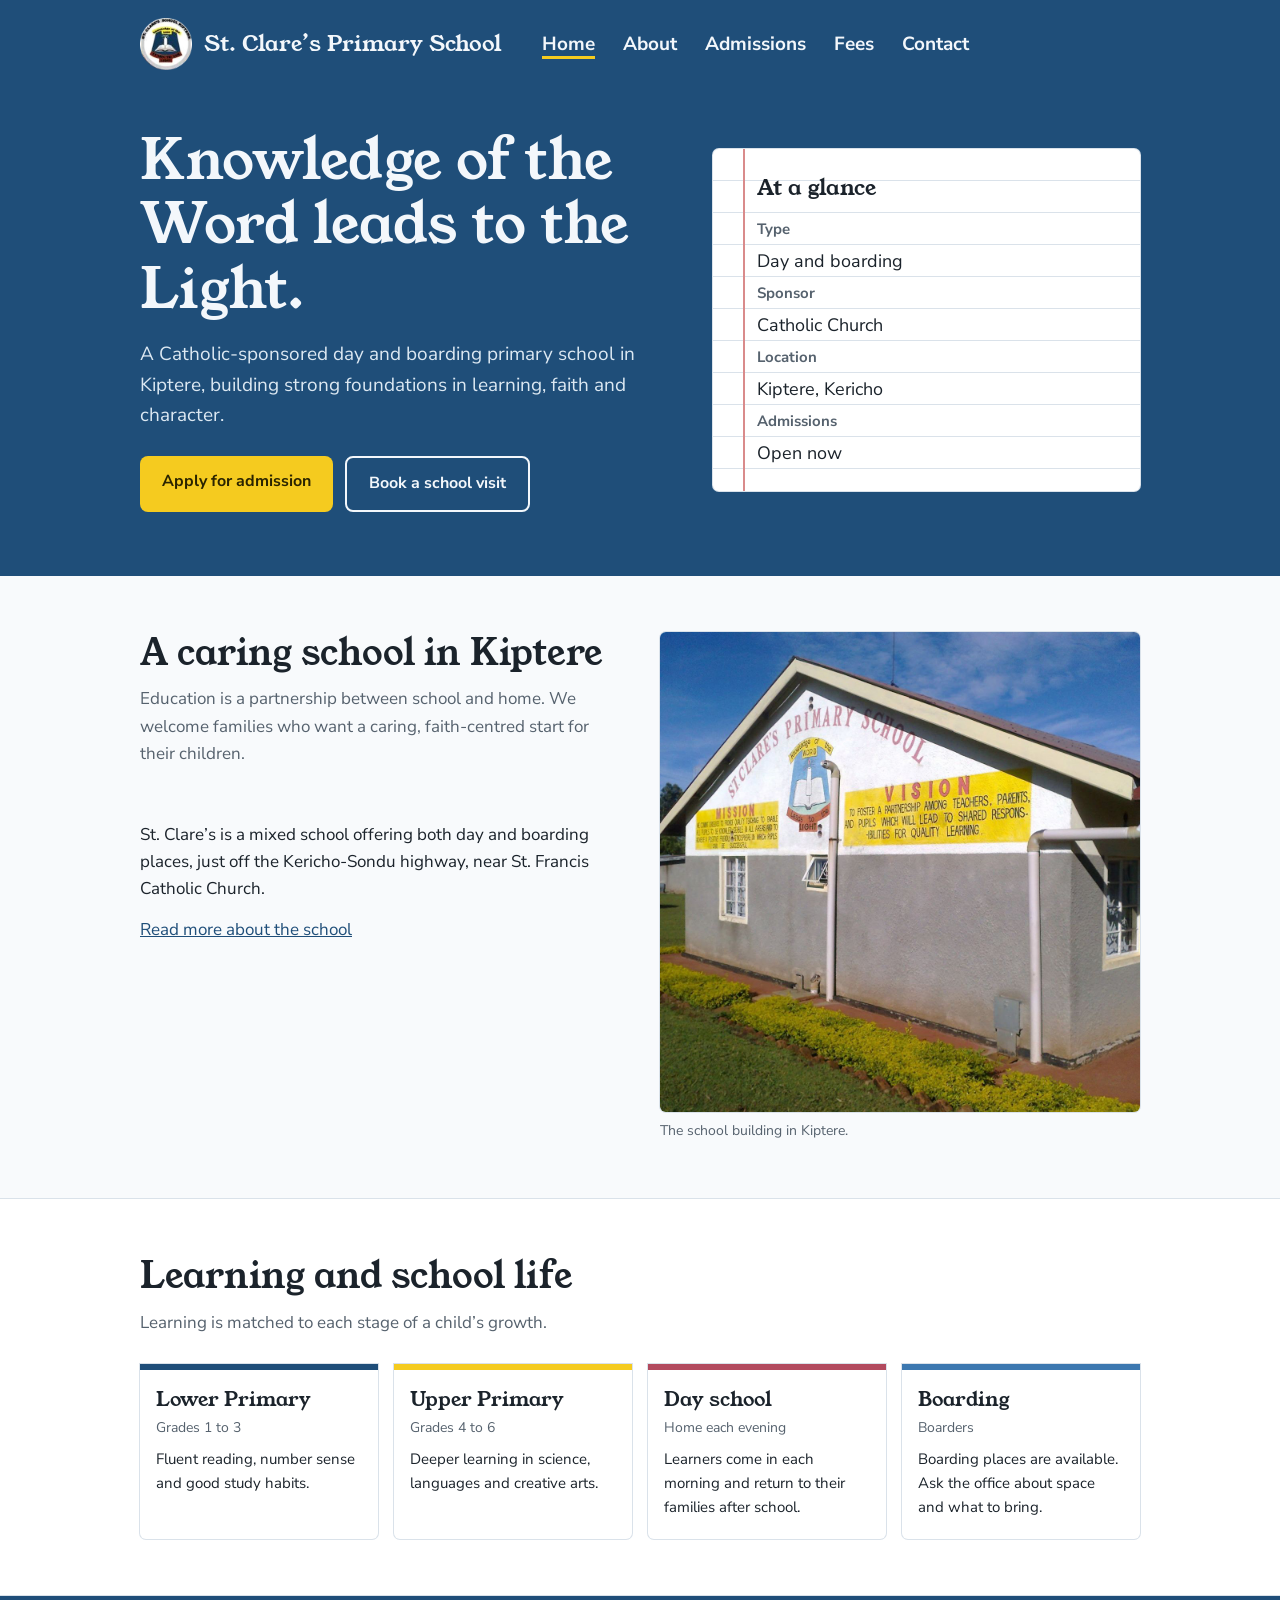
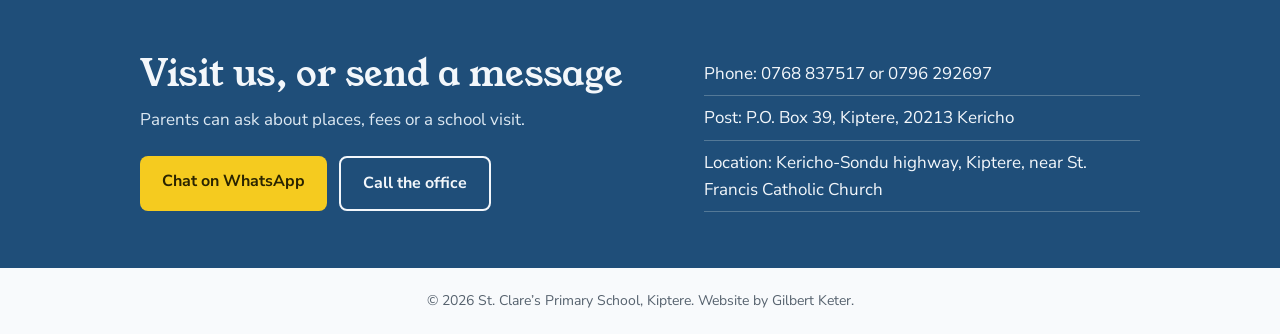
<file: index.html>
<!DOCTYPE html>
<html lang="en">
<head>
<meta charset="utf-8">
<meta name="viewport" content="width=device-width, initial-scale=1, viewport-fit=cover">
<title>St. Clare’s Primary School, Kiptere</title>
<meta name="description" content="St. Clare’s Primary School, Kiptere, Kericho County. A Catholic-sponsored day and boarding primary school.">
<link rel="preconnect" href="https://fonts.googleapis.com">
<link rel="preconnect" href="https://fonts.gstatic.com" crossorigin>
<link href="https://fonts.googleapis.com/css2?family=Nunito+Sans:wght@400;600;700&family=Young+Serif&display=swap" rel="stylesheet">
<link rel="stylesheet" href="css/style.css">
<link rel="icon" href="favicon.png?v=2">
<link rel="apple-touch-icon" href="images/apple-touch-icon.png">
</head>
<body>
  
<header class="top">
  <div class="wrap">
    <div class="bar">
      <a class="brand" href="index.html"><img src="images/logo.png" alt="" width="52" height="52">St. Clare’s Primary School</a>
      <nav aria-label="Main">
        <a href="index.html" aria-current="page">Home</a>
        <a href="about.html">About</a>
        <a href="admissions.html">Admissions</a>
        <a href="fees.html">Fees</a>
        <a href="contact.html">Contact</a>
      </nav>
    </div>
    <div class="hero">
      <div>
        <h1>Knowledge of the Word leads to the Light.</h1>
        <p class="lead">A Catholic-sponsored day and boarding primary school in Kiptere, building strong foundations in learning, faith and character.</p>
        <div class="btns">
          <a class="btn sun" href="admissions.html">Apply for admission</a>
          <a class="btn ghost" href="contact.html">Book a school visit</a>
        </div>
      </div>
      <aside class="book" aria-label="Quick facts">
        <h2>At a glance</h2>
        <dl>
          <dt>Type</dt><dd>Day and boarding</dd>
          <dt>Sponsor</dt><dd>Catholic Church</dd>
          <dt>Location</dt><dd>Kiptere, Kericho</dd>
          <dt>Admissions</dt><dd>Open now</dd>
        </dl>
      </aside>
    </div>
  </div>
</header>
<main>
  <section>
    <div class="wrap about">
      <div>
        <h2>A caring school in Kiptere</h2>
        <p class="intro">Education is a partnership between school and home. We welcome families who want a caring, faith-centred start for their children.</p>
      </div>
      <div>
        <p>St. Clare’s is a mixed school offering both day and boarding places, just off the Kericho-Sondu highway, near St. Francis Catholic Church.</p>
        <p class="more"><a href="about.html">Read more about the school</a></p>
      </div>
      <figure class="photo"><img src="images/school-building.jpg" alt="St. Clare’s Primary School building with the school name, mission and vision painted on the wall"><figcaption>The school building in Kiptere.</figcaption></figure>
    </div>
  </section>

  <section class="alt">
    <div class="wrap">
      <h2>Learning and school life</h2>
      <p class="intro">Learning is matched to each stage of a child’s growth.</p>
      <div class="stages">
        <div class="stage"><h3>Lower Primary</h3><div class="age">Grades 1 to 3</div><p>Fluent reading, number sense and good study habits.</p></div>
        <div class="stage"><h3>Upper Primary</h3><div class="age">Grades 4 to 6</div><p>Deeper learning in science, languages and creative arts.</p></div>
        <div class="stage"><h3>Day school</h3><div class="age">Home each evening</div><p>Learners come in each morning and return to their families after school.</p></div>
        <div class="stage"><h3>Boarding</h3><div class="age">Boarders</div><p>Boarding places are available. Ask the office about space and what to bring.</p></div>
      </div>
    </div>
  </section>

  <section class="contact">
    <div class="wrap grid">
      <div>
        <h2>Visit us, or send a message</h2>
        <p>Parents can ask about places, fees or a school visit.</p>
        <div class="btns" style="margin-top:22px">
          <a class="btn sun" href="https://wa.me/254768837517">Chat on WhatsApp</a>
          <a class="btn ghost" href="tel:+254768837517">Call the office</a>
        </div>
      </div>
      <ul>
        <li>Phone: 0768 837517 or 0796 292697</li>
        <li>Post: P.O. Box 39, Kiptere, 20213 Kericho</li>
        <li>Location: Kericho-Sondu highway, Kiptere, near St. Francis Catholic Church</li>
      </ul>
    </div>
  </section>
</main>
<footer>
  <div class="wrap">© 2026 St. Clare’s Primary School, Kiptere. Website by Gilbert Keter.</div>
</footer>
<div class="callbar"><a href="tel:+254768837517">Call</a><a href="https://wa.me/254768837517">WhatsApp</a></div>
</body>
</html>
</file>
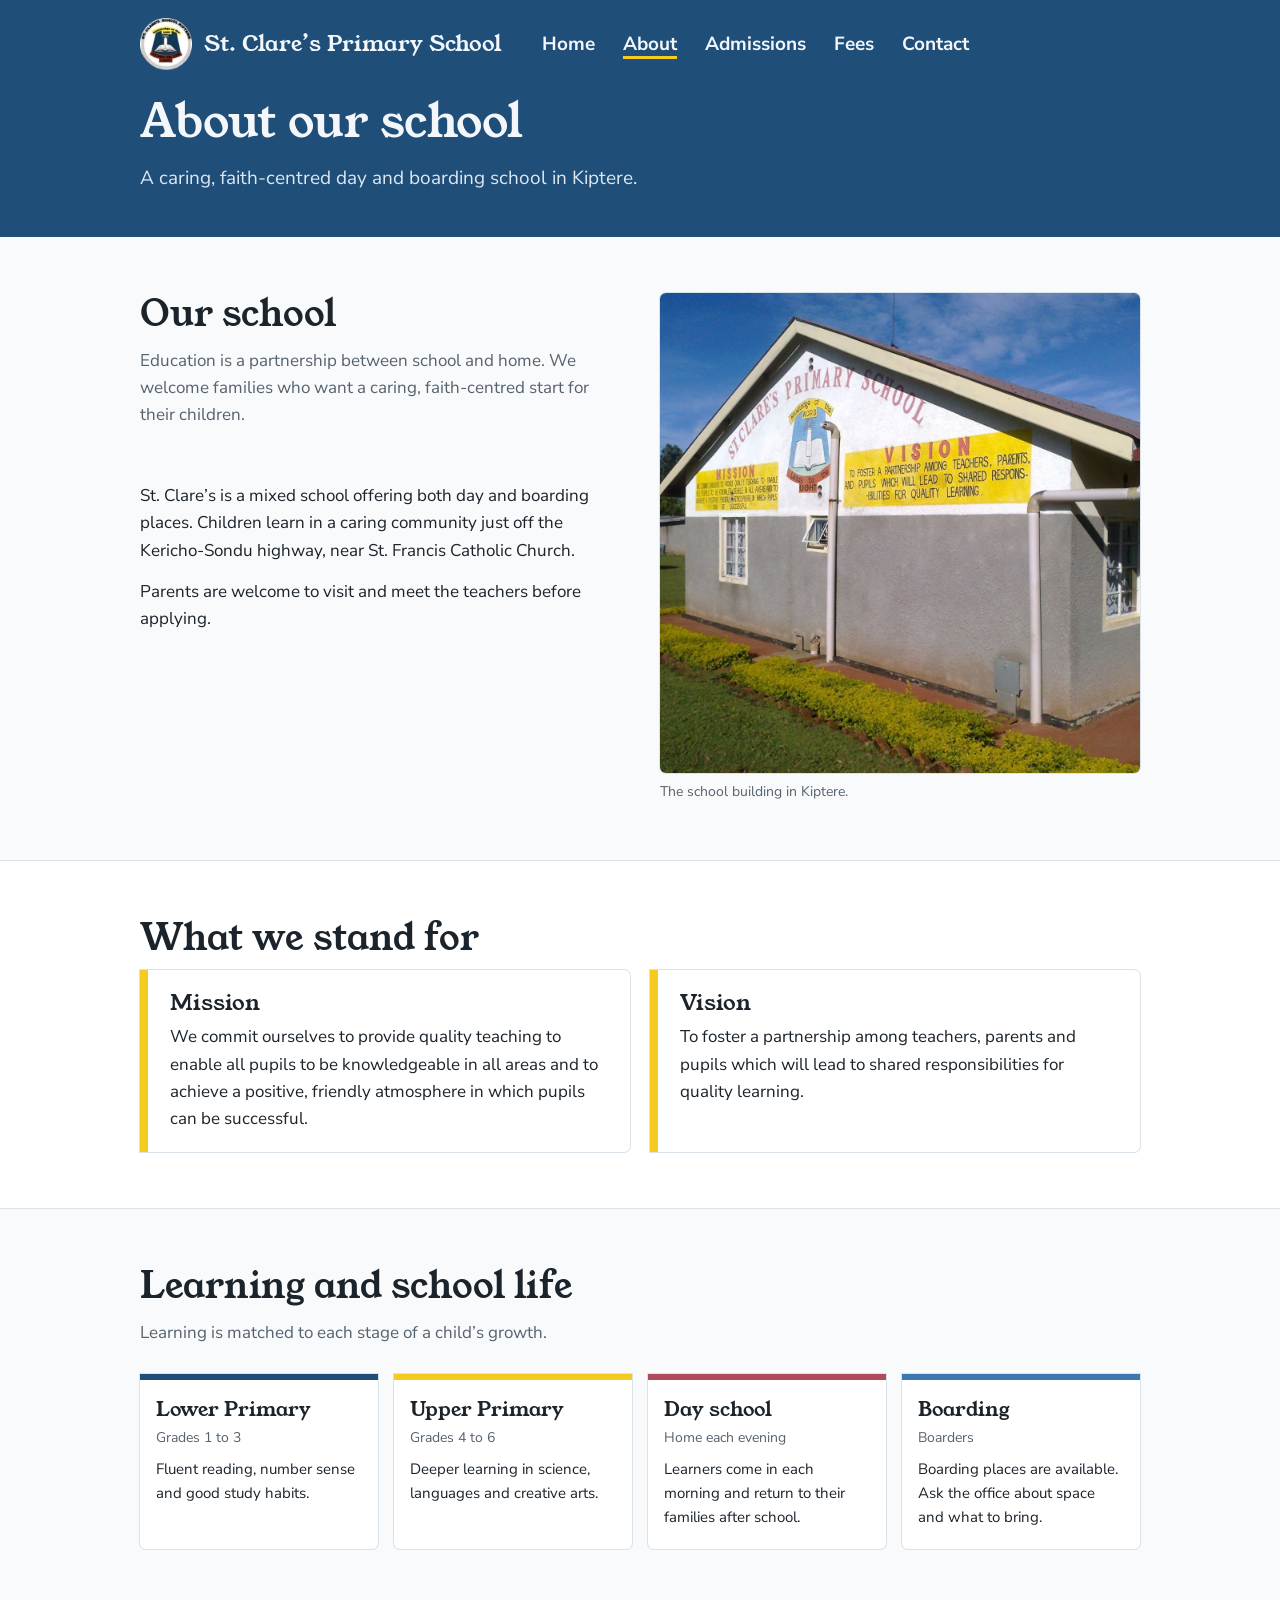
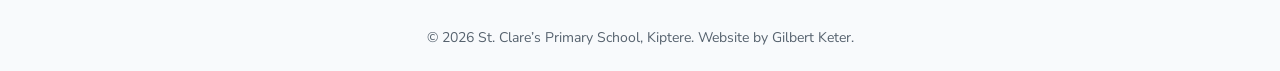
<file: about.html>
<!DOCTYPE html>
<html lang="en">
<head>
<meta charset="utf-8">
<meta name="viewport" content="width=device-width, initial-scale=1, viewport-fit=cover">
<title>About | St. Clare’s Primary School</title>
<meta name="description" content="St. Clare’s Primary School, Kiptere, Kericho County. A Catholic-sponsored day and boarding primary school.">
<link rel="preconnect" href="https://fonts.googleapis.com">
<link rel="preconnect" href="https://fonts.gstatic.com" crossorigin>
<link href="https://fonts.googleapis.com/css2?family=Nunito+Sans:wght@400;600;700&family=Young+Serif&display=swap" rel="stylesheet">
<link rel="stylesheet" href="css/style.css">
<link rel="icon" href="favicon.png?v=2">
<link rel="apple-touch-icon" href="images/apple-touch-icon.png">
</head>
<body>
  
<header class="top">
  <div class="wrap">
    <div class="bar">
      <a class="brand" href="index.html"><img src="images/logo.png" alt="" width="52" height="52">St. Clare’s Primary School</a>
      <nav aria-label="Main">
        <a href="index.html">Home</a>
        <a href="about.html" aria-current="page">About</a>
        <a href="admissions.html">Admissions</a>
        <a href="fees.html">Fees</a>
        <a href="contact.html">Contact</a>
      </nav>
    </div>
    <div class="page-head"><h1>About our school</h1><p class="lead">A caring, faith-centred day and boarding school in Kiptere.</p></div>
  </div>
</header>
<main>
  <section>
    <div class="wrap about">
      <div>
        <h2>Our school</h2>
        <p class="intro">Education is a partnership between school and home. We welcome families who want a caring, faith-centred start for their children.</p>
      </div>
      <div>
        <p>St. Clare’s is a mixed school offering both day and boarding places. Children learn in a caring community just off the Kericho-Sondu highway, near St. Francis Catholic Church.</p>
        <p>Parents are welcome to visit and meet the teachers before applying.</p>
      </div>
      <figure class="photo"><img src="images/school-building.jpg" alt="St. Clare’s Primary School building with the school name, mission and vision painted on the wall"><figcaption>The school building in Kiptere.</figcaption></figure>
    </div>
  </section>

  <section class="alt">
    <div class="wrap">
      <h2>What we stand for</h2>
      <div class="mv">
        <div class="mv-card"><h3>Mission</h3><p>We commit ourselves to provide quality teaching to enable all pupils to be knowledgeable in all areas and to achieve a positive, friendly atmosphere in which pupils can be successful.</p></div>
        <div class="mv-card"><h3>Vision</h3><p>To foster a partnership among teachers, parents and pupils which will lead to shared responsibilities for quality learning.</p></div>
      </div>
    </div>
  </section>

  <section>
    <div class="wrap">
      <h2>Learning and school life</h2>
      <p class="intro">Learning is matched to each stage of a child’s growth.</p>
      <div class="stages">
        <div class="stage"><h3>Lower Primary</h3><div class="age">Grades 1 to 3</div><p>Fluent reading, number sense and good study habits.</p></div>
        <div class="stage"><h3>Upper Primary</h3><div class="age">Grades 4 to 6</div><p>Deeper learning in science, languages and creative arts.</p></div>
        <div class="stage"><h3>Day school</h3><div class="age">Home each evening</div><p>Learners come in each morning and return to their families after school.</p></div>
        <div class="stage"><h3>Boarding</h3><div class="age">Boarders</div><p>Boarding places are available. Ask the office about space and what to bring.</p></div>
      </div>
    </div>
  </section>
</main>
<footer>
  <div class="wrap">© 2026 St. Clare’s Primary School, Kiptere. Website by Gilbert Keter.</div>
</footer>
<div class="callbar"><a href="tel:+254768837517">Call</a><a href="https://wa.me/254768837517">WhatsApp</a></div>
</body>
</html>
</file>
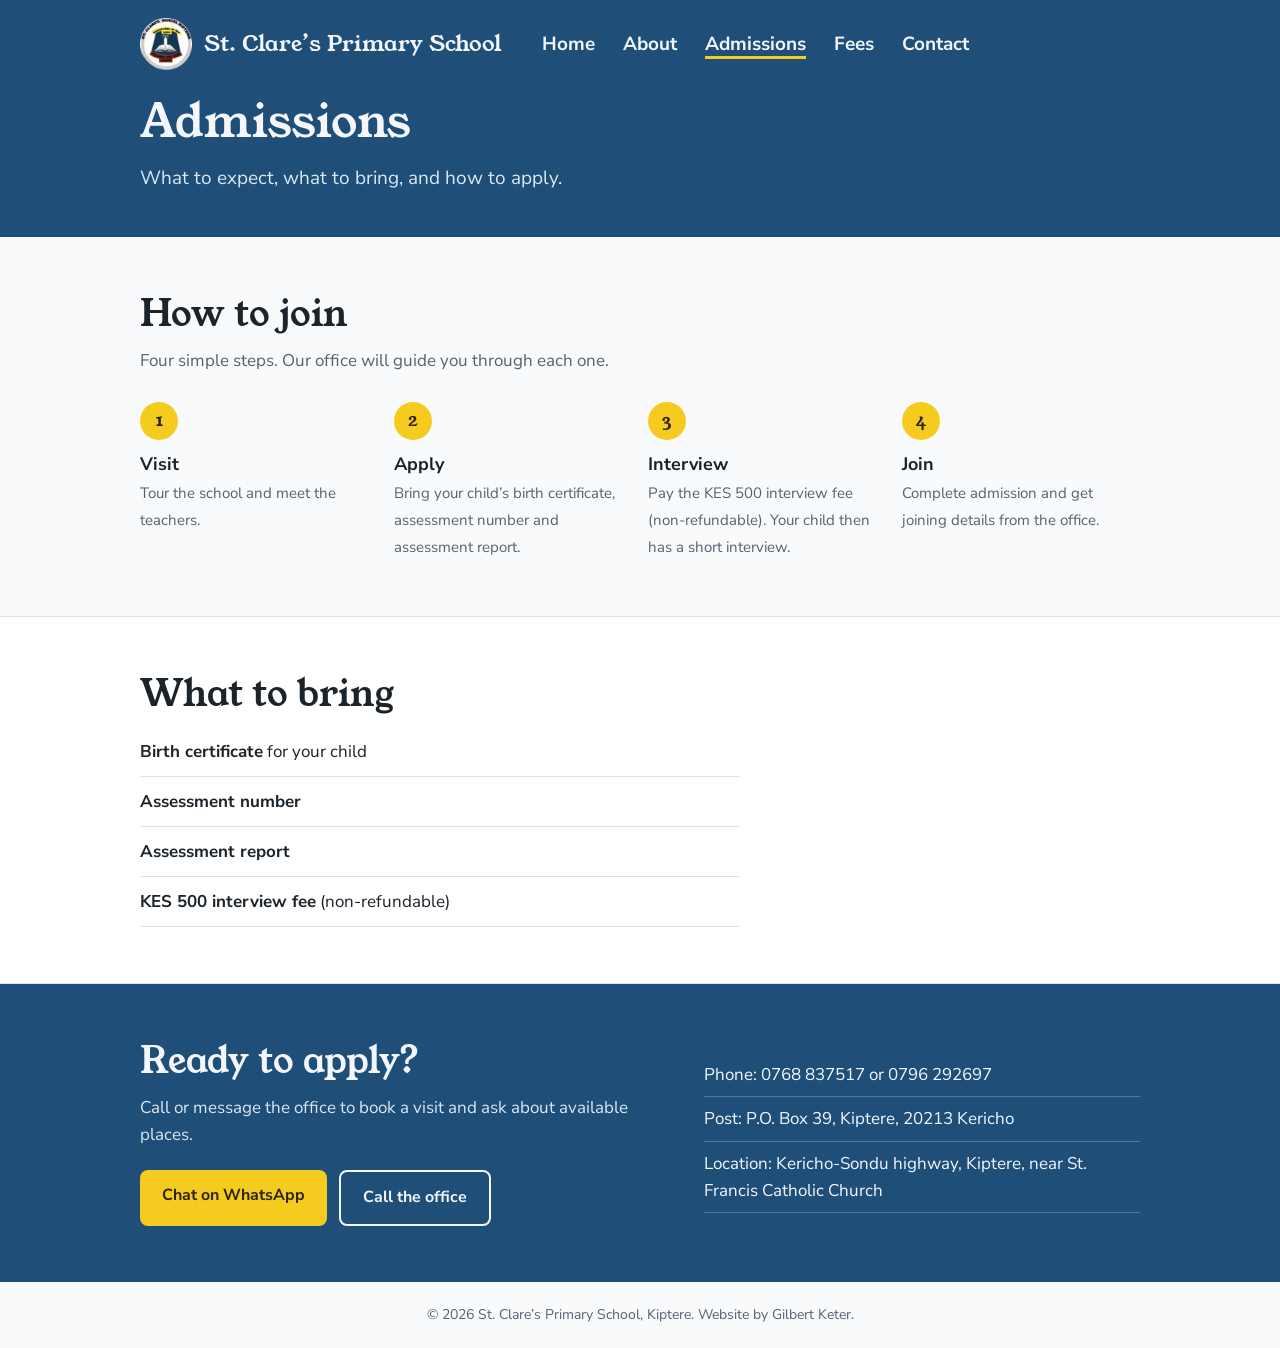
<file: admissions.html>
<!DOCTYPE html>
<html lang="en">
<head>
<meta charset="utf-8">
<meta name="viewport" content="width=device-width, initial-scale=1, viewport-fit=cover">
<title>Admissions | St. Clare’s Primary School</title>
<meta name="description" content="St. Clare’s Primary School, Kiptere, Kericho County. A Catholic-sponsored day and boarding primary school.">
<link rel="preconnect" href="https://fonts.googleapis.com">
<link rel="preconnect" href="https://fonts.gstatic.com" crossorigin>
<link href="https://fonts.googleapis.com/css2?family=Nunito+Sans:wght@400;600;700&family=Young+Serif&display=swap" rel="stylesheet">
<link rel="stylesheet" href="css/style.css">
<link rel="icon" href="favicon.png?v=2">
<link rel="apple-touch-icon" href="images/apple-touch-icon.png">
</head>
<body>
  
<header class="top">
  <div class="wrap">
    <div class="bar">
      <a class="brand" href="index.html"><img src="images/logo.png" alt="" width="52" height="52">St. Clare’s Primary School</a>
      <nav aria-label="Main">
        <a href="index.html">Home</a>
        <a href="about.html">About</a>
        <a href="admissions.html" aria-current="page">Admissions</a>
        <a href="fees.html">Fees</a>
        <a href="contact.html">Contact</a>
      </nav>
    </div>
    <div class="page-head"><h1>Admissions</h1><p class="lead">What to expect, what to bring, and how to apply.</p></div>
  </div>
</header>
<main>
  <section>
    <div class="wrap">
      <h2>How to join</h2>
      <p class="intro">Four simple steps. Our office will guide you through each one.</p>
      <ol class="steps">
        <li><b>Visit</b><span>Tour the school and meet the teachers.</span></li>
        <li><b>Apply</b><span>Bring your child’s birth certificate, assessment number and assessment report.</span></li>
        <li><b>Interview</b><span>Pay the KES 500 interview fee (non-refundable). Your child then has a short interview.</span></li>
        <li><b>Join</b><span>Complete admission and get joining details from the office.</span></li>
      </ol>
    </div>
  </section>

  <section class="alt">
    <div class="wrap">
      <h2>What to bring</h2>
      <ul class="checks">
        <li><b>Birth certificate</b> for your child</li>
        <li><b>Assessment number</b></li>
        <li><b>Assessment report</b></li>
        <li><b>KES 500 interview fee</b> (non-refundable)</li>
      </ul>
    </div>
  </section>

  <section class="contact">
    <div class="wrap grid">
      <div>
        <h2>Ready to apply?</h2>
        <p>Call or message the office to book a visit and ask about available places.</p>
        <div class="btns" style="margin-top:22px">
          <a class="btn sun" href="https://wa.me/254768837517">Chat on WhatsApp</a>
          <a class="btn ghost" href="tel:+254768837517">Call the office</a>
        </div>
      </div>
      <ul>
        <li>Phone: 0768 837517 or 0796 292697</li>
        <li>Post: P.O. Box 39, Kiptere, 20213 Kericho</li>
        <li>Location: Kericho-Sondu highway, Kiptere, near St. Francis Catholic Church</li>
      </ul>
    </div>
  </section>
</main>
<footer>
  <div class="wrap">© 2026 St. Clare’s Primary School, Kiptere. Website by Gilbert Keter.</div>
</footer>
<div class="callbar"><a href="tel:+254768837517">Call</a><a href="https://wa.me/254768837517">WhatsApp</a></div>
</body>
</html>
</file>
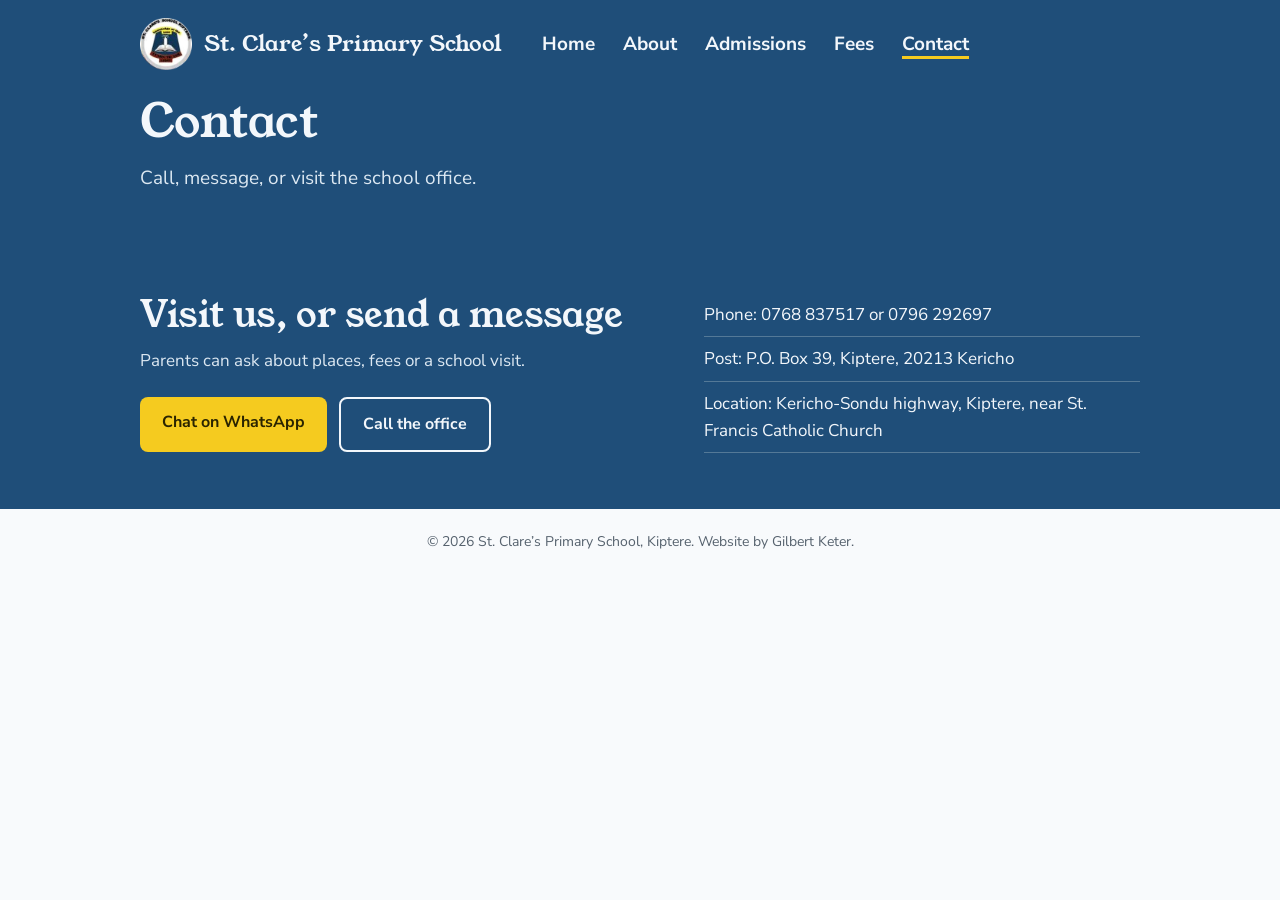
<file: contact.html>
<!DOCTYPE html>
<html lang="en">
<head>
<meta charset="utf-8">
<meta name="viewport" content="width=device-width, initial-scale=1, viewport-fit=cover">
<title>Contact | St. Clare’s Primary School</title>
<meta name="description" content="St. Clare’s Primary School, Kiptere, Kericho County. A Catholic-sponsored day and boarding primary school.">
<link rel="preconnect" href="https://fonts.googleapis.com">
<link rel="preconnect" href="https://fonts.gstatic.com" crossorigin>
<link href="https://fonts.googleapis.com/css2?family=Nunito+Sans:wght@400;600;700&family=Young+Serif&display=swap" rel="stylesheet">
<link rel="stylesheet" href="css/style.css">
<link rel="icon" href="favicon.png?v=2">
<link rel="apple-touch-icon" href="images/apple-touch-icon.png">
</head>
<body>
  
<header class="top">
  <div class="wrap">
    <div class="bar">
      <a class="brand" href="index.html"><img src="images/logo.png" alt="" width="52" height="52">St. Clare’s Primary School</a>
      <nav aria-label="Main">
        <a href="index.html">Home</a>
        <a href="about.html">About</a>
        <a href="admissions.html">Admissions</a>
        <a href="fees.html">Fees</a>
        <a href="contact.html" aria-current="page">Contact</a>
      </nav>
    </div>
    <div class="page-head"><h1>Contact</h1><p class="lead">Call, message, or visit the school office.</p></div>
  </div>
</header>
<main>
<section class="contact">
    <div class="wrap grid">
      <div>
        <h2>Visit us, or send a message</h2>
        <p>Parents can ask about places, fees or a school visit.</p>
        <div class="btns" style="margin-top:22px">
          <a class="btn sun" href="https://wa.me/254768837517">Chat on WhatsApp</a>
          <a class="btn ghost" href="tel:+254768837517">Call the office</a>
        </div>
      </div>
      <ul>
        <li>Phone: 0768 837517 or 0796 292697</li>
        <li>Post: P.O. Box 39, Kiptere, 20213 Kericho</li>
        <li>Location: Kericho-Sondu highway, Kiptere, near St. Francis Catholic Church</li>
      </ul>
    </div>
  </section>
</main>
<footer>
  <div class="wrap">© 2026 St. Clare’s Primary School, Kiptere. Website by Gilbert Keter.</div>
</footer>
<div class="callbar"><a href="tel:+254768837517">Call</a><a href="https://wa.me/254768837517">WhatsApp</a></div>
</body>
</html>
</file>
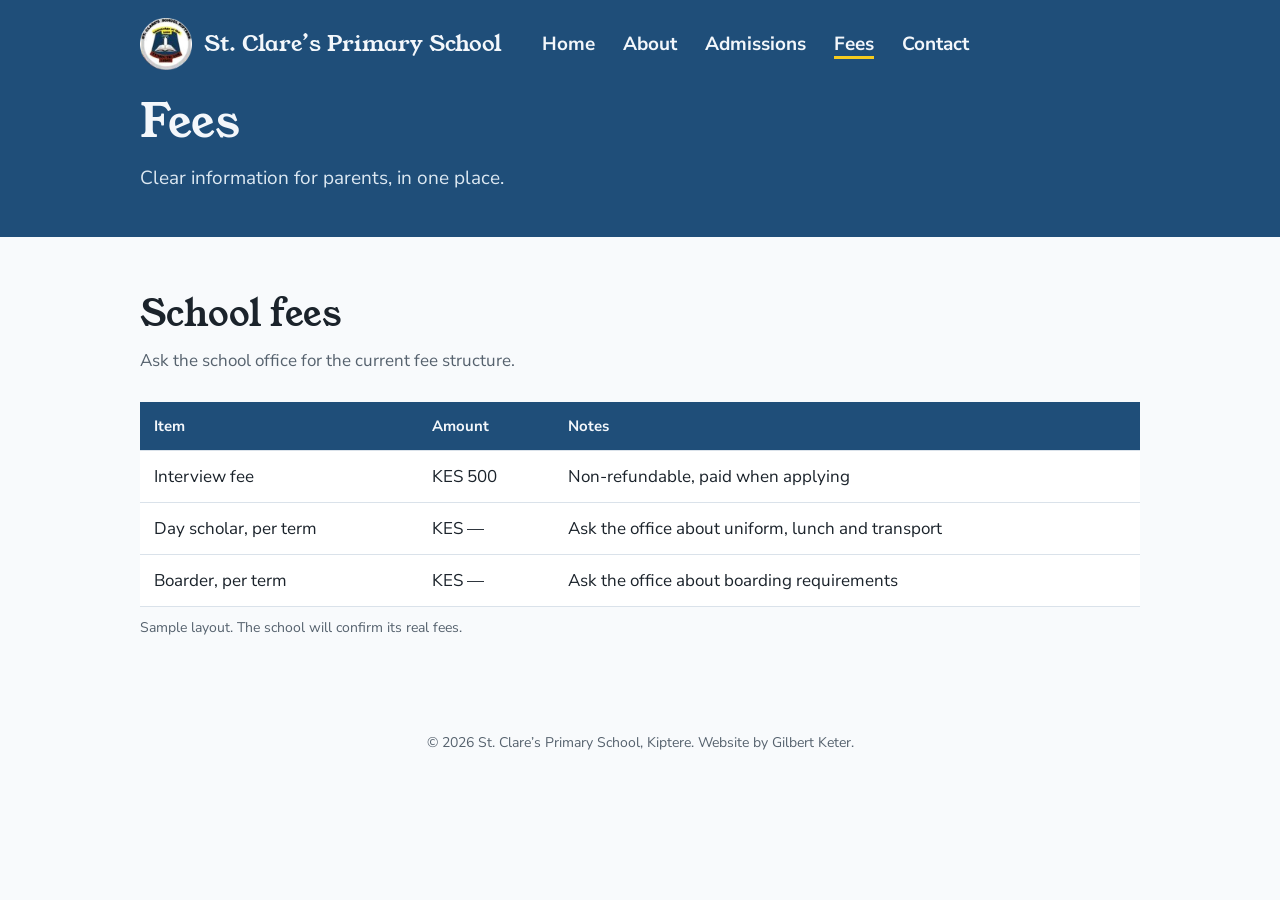
<file: fees.html>
<!DOCTYPE html>
<html lang="en">
<head>
<meta charset="utf-8">
<meta name="viewport" content="width=device-width, initial-scale=1, viewport-fit=cover">
<title>Fees | St. Clare’s Primary School</title>
<meta name="description" content="St. Clare’s Primary School, Kiptere, Kericho County. A Catholic-sponsored day and boarding primary school.">
<link rel="preconnect" href="https://fonts.googleapis.com">
<link rel="preconnect" href="https://fonts.gstatic.com" crossorigin>
<link href="https://fonts.googleapis.com/css2?family=Nunito+Sans:wght@400;600;700&family=Young+Serif&display=swap" rel="stylesheet">
<link rel="stylesheet" href="css/style.css">
<link rel="icon" href="favicon.png?v=2">
<link rel="apple-touch-icon" href="images/apple-touch-icon.png">
</head>
<body>
  
<header class="top">
  <div class="wrap">
    <div class="bar">
      <a class="brand" href="index.html"><img src="images/logo.png" alt="" width="52" height="52">St. Clare’s Primary School</a>
      <nav aria-label="Main">
        <a href="index.html">Home</a>
        <a href="about.html">About</a>
        <a href="admissions.html">Admissions</a>
        <a href="fees.html" aria-current="page">Fees</a>
        <a href="contact.html">Contact</a>
      </nav>
    </div>
    <div class="page-head"><h1>Fees</h1><p class="lead">Clear information for parents, in one place.</p></div>
  </div>
</header>
<main>
  <section>
    <div class="wrap">
      <h2>School fees</h2>
      <p class="intro">Ask the school office for the current fee structure.</p>
      <div class="tbl">
        <table>
          <thead><tr><th>Item</th><th>Amount</th><th>Notes</th></tr></thead>
          <tbody>
            <tr><td>Interview fee</td><td>KES 500</td><td>Non-refundable, paid when applying</td></tr>
            <tr><td>Day scholar, per term</td><td>KES —</td><td>Ask the office about uniform, lunch and transport</td></tr>
            <tr><td>Boarder, per term</td><td>KES —</td><td>Ask the office about boarding requirements</td></tr>
          </tbody>
        </table>
      </div>
      <p class="note">Sample layout. The school will confirm its real fees.</p>
    </div>
  </section>
</main>
<footer>
  <div class="wrap">© 2026 St. Clare’s Primary School, Kiptere. Website by Gilbert Keter.</div>
</footer>
<div class="callbar"><a href="tel:+254768837517">Call</a><a href="https://wa.me/254768837517">WhatsApp</a></div>
</body>
</html>
</file>
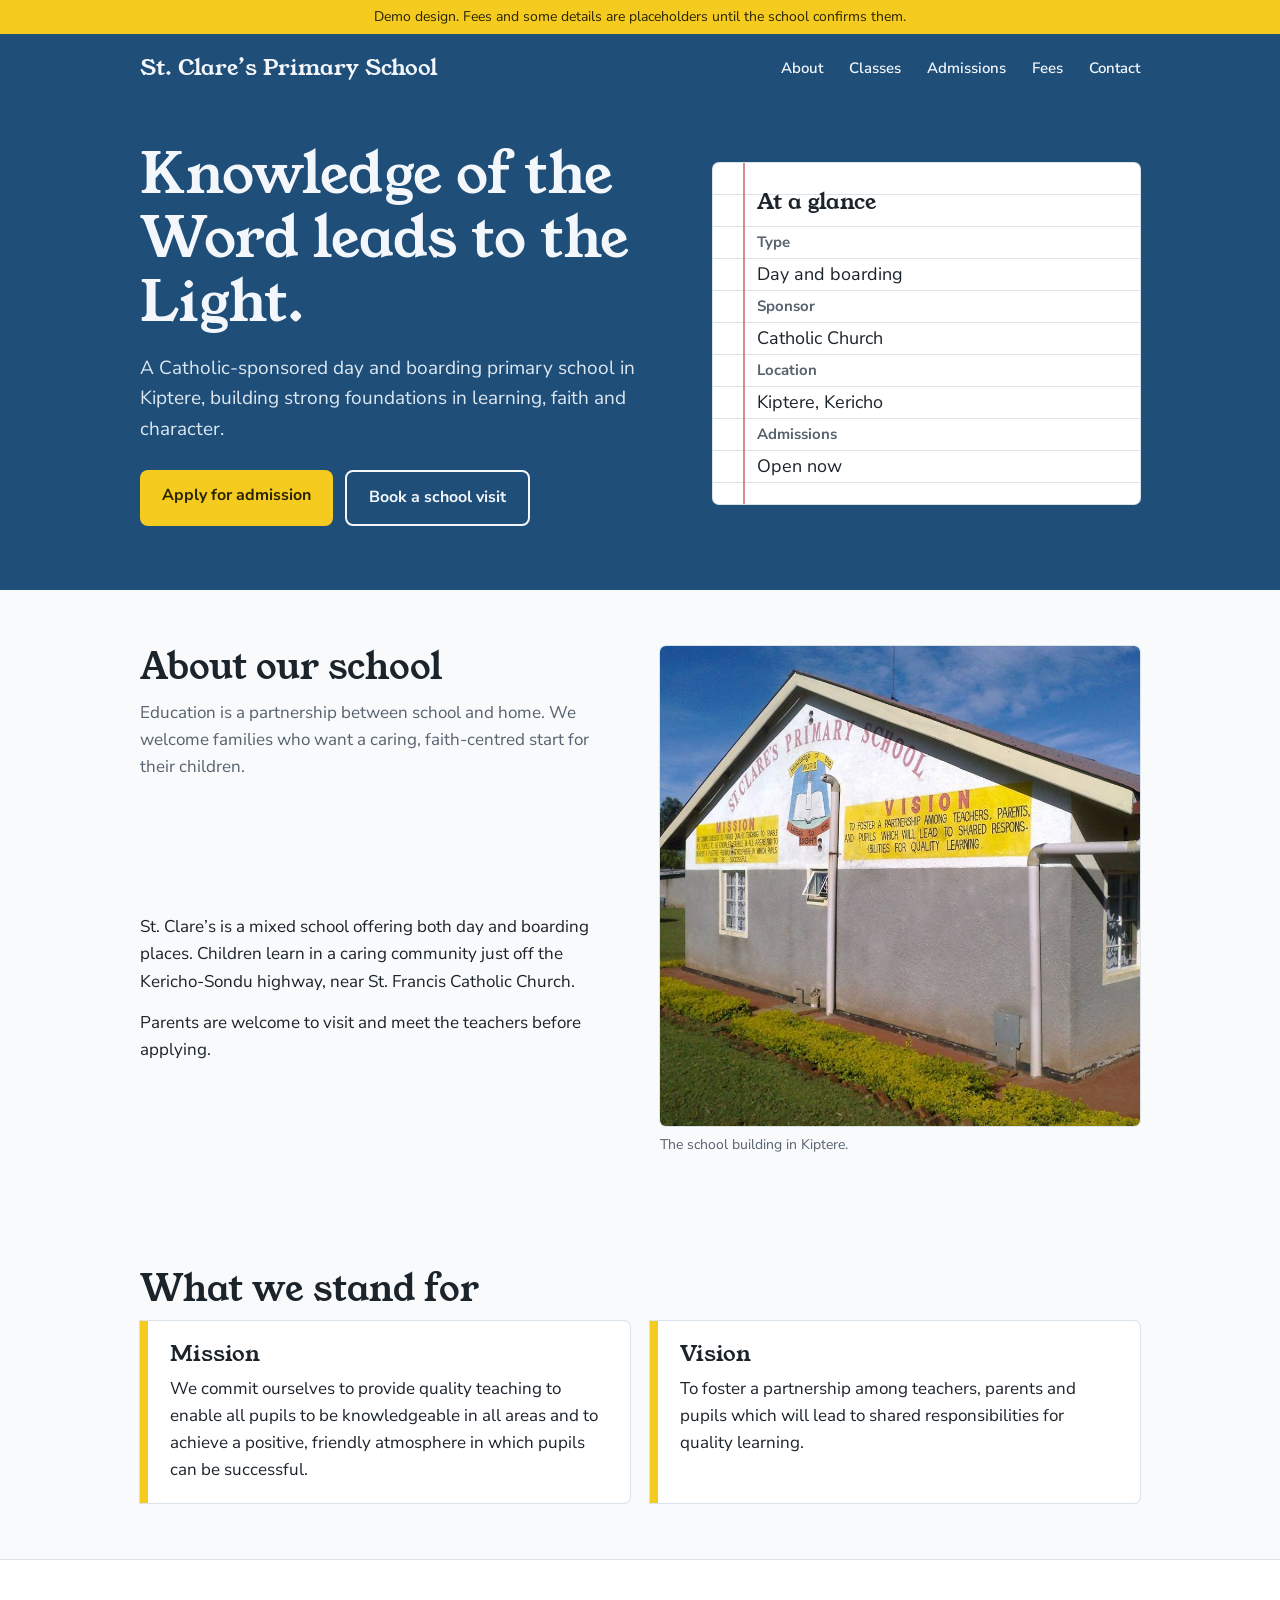
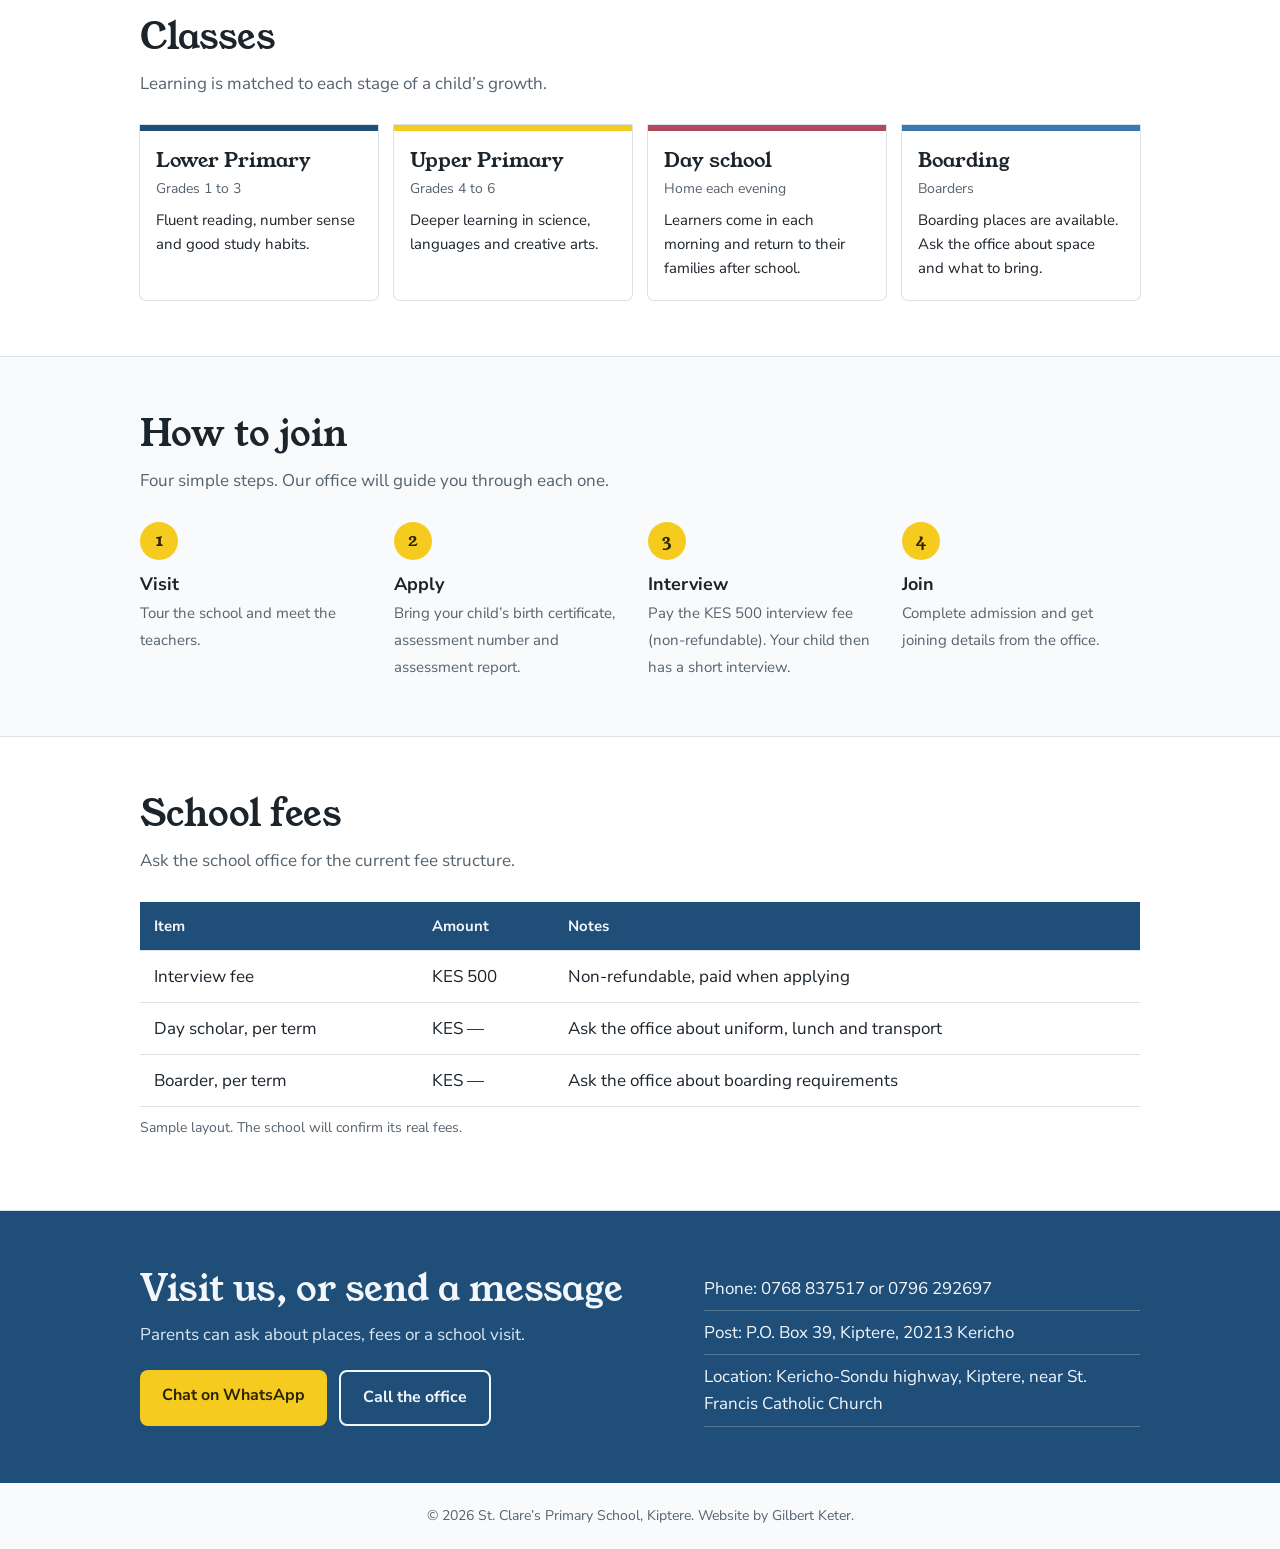
<file: index (1).html>
<!DOCTYPE html>
<html lang="en">
<head>
<meta charset="utf-8">
<meta name="viewport" content="width=device-width, initial-scale=1, viewport-fit=cover">
<title>St. Clare’s Primary School, Kiptere</title>
<link rel="preconnect" href="https://fonts.googleapis.com">
<link rel="preconnect" href="https://fonts.gstatic.com" crossorigin>
<link href="https://fonts.googleapis.com/css2?family=Nunito+Sans:wght@400;600;700&family=Young+Serif&display=swap" rel="stylesheet">
<style>
:root{
  --bg:#F8FAFC; --card:#FFFFFF; --ink:#1B232B; --muted:#56626E; --line:#DAE2EA;
  --board:#1F4E79; --board-ink:#F3F7FB; --sun:#F5CB1F; --sun-ink:#2A2400; --link:#1F4E79;
  box-sizing:border-box;
  padding-top:env(safe-area-inset-top,0px); padding-bottom:env(safe-area-inset-bottom,0px);
  color-scheme:light;
}
@media (prefers-color-scheme:dark){
  :root:not([data-theme="light"]){--bg:#0F1620; --card:#172230; --ink:#E8EEF5; --muted:#A6B3C2; --line:#2B3A4B; --board:#163A5A; --link:#8EC1EA; color-scheme:dark}
}
:root[data-theme="dark"]{--bg:#0F1620; --card:#172230; --ink:#E8EEF5; --muted:#A6B3C2; --line:#2B3A4B; --board:#163A5A; --link:#8EC1EA; color-scheme:dark}
html{scroll-padding-top:env(safe-area-inset-top,0px);scroll-behavior:smooth}
*,*::before,*::after{box-sizing:border-box}
body{margin:0;background:var(--bg);color:var(--ink);font:17px/1.6 "Nunito Sans",system-ui,-apple-system,"Segoe UI",sans-serif}
h1,h2,h3{font-family:"Young Serif",Georgia,serif;font-weight:400;line-height:1.15;margin:0}
a{color:var(--link)}
.wrap{max-width:1040px;margin:0 auto;padding:0 20px}
.demo{background:var(--sun);color:var(--sun-ink);font-size:14px;text-align:center;padding:6px 12px}
header.top{background:var(--board);color:var(--board-ink)}
.bar{display:flex;align-items:center;justify-content:space-between;gap:16px;padding:16px 0}
.brand{font-family:"Young Serif",Georgia,serif;font-size:22px;color:var(--board-ink);text-decoration:none}
nav a{color:var(--board-ink);text-decoration:none;margin-left:22px;font-weight:600;font-size:15px}
nav a:hover{text-decoration:underline}
.hero{display:grid;grid-template-columns:1.25fr 1fr;gap:40px;align-items:center;padding:40px 0 64px}
.hero h1{font-size:clamp(34px,5.4vw,56px);max-width:15ch}
.hero p.lead{font-size:19px;max-width:46ch;margin:18px 0 26px;color:#DCE8F2}
.btns{display:flex;flex-wrap:wrap;gap:12px}
.btn{display:inline-block;padding:13px 22px;border-radius:8px;font-weight:700;text-decoration:none;font-size:16px}
.btn.sun{background:var(--sun);color:var(--sun-ink)}
.btn.ghost{border:2px solid var(--board-ink);color:var(--board-ink)}
.btn:focus-visible,a:focus-visible{outline:3px solid var(--sun);outline-offset:3px}
.book{background:var(--card);color:var(--ink);border-radius:6px;padding:26px 24px 22px 44px;position:relative;
  background-image:repeating-linear-gradient(to bottom,transparent 0,transparent 31px,var(--line) 31px,var(--line) 32px);
  box-shadow:0 0 0 1px var(--line)}
.book::before{content:"";position:absolute;left:30px;top:0;bottom:0;width:2px;background:#D98B8B}
.book h2{font-size:22px;margin-bottom:12px}
.book dl{margin:0}
.book dt{font-weight:700;font-size:15px;line-height:32px;color:var(--muted)}
.book dd{margin:0;line-height:32px;font-size:18px}
section{padding:56px 0}
section h2{font-size:clamp(26px,3.6vw,36px);margin-bottom:12px}
section .intro{max-width:60ch;color:var(--muted);margin:0 0 28px}
.about{display:grid;grid-template-columns:1fr 1fr;gap:40px}
.about p{margin:0 0 14px}
.stages{display:grid;grid-template-columns:repeat(4,1fr);gap:16px}
.stage{border-top:6px solid var(--board);background:var(--card);padding:18px 16px 20px;border-radius:0 0 6px 6px;box-shadow:0 0 0 1px var(--line)}
.stage:nth-child(2){border-top-color:var(--sun)}
.stage:nth-child(3){border-top-color:#B24A5E}
.stage:nth-child(4){border-top-color:#3C78B0}
.stage h3{font-size:20px;margin-bottom:6px}
.stage .age{color:var(--muted);font-size:14px;margin-bottom:8px}
.stage p{margin:0;font-size:15px}
.steps{list-style:none;margin:0;padding:0;counter-reset:s;display:grid;grid-template-columns:repeat(4,1fr);gap:16px}
.steps li{counter-increment:s;padding-left:0}
.steps li::before{content:counter(s);display:grid;place-items:center;width:38px;height:38px;border-radius:50%;background:var(--sun);color:var(--sun-ink);font-family:"Young Serif",Georgia,serif;font-size:18px;margin-bottom:10px}
.steps b{display:block;font-size:18px}
.steps span{color:var(--muted);font-size:15px}
.tbl{overflow-x:auto}
table{border-collapse:collapse;width:100%;min-width:480px;background:var(--card)}
th,td{text-align:left;padding:12px 14px;border-bottom:1px solid var(--line)}
th{background:var(--board);color:var(--board-ink);font-weight:700;font-size:15px}
.note{font-size:14px;color:var(--muted);margin-top:10px}
.contact{background:var(--board);color:var(--board-ink)}
.contact .grid{display:grid;grid-template-columns:1.2fr 1fr;gap:40px;align-items:center}
.contact p{color:#DCE8F2;margin:10px 0 0}
.contact ul{list-style:none;margin:0;padding:0}
.contact li{padding:8px 0;border-bottom:1px solid rgba(242,246,239,.25)}
footer{padding:22px 0;font-size:14px;color:var(--muted);text-align:center}
@media (max-width:820px){
  .hero,.about,.contact .grid{grid-template-columns:1fr}
  .stages,.steps{grid-template-columns:1fr 1fr}
  nav a:not(.cta){display:none}
}
@media (max-width:480px){.stages,.steps{grid-template-columns:1fr}}
.about>div:nth-child(1){grid-column:1;grid-row:1}.about>div:nth-child(2){grid-column:1;grid-row:2}.photo{grid-column:2;grid-row:1/3;margin:0;align-self:start}.photo img{width:100%;height:auto;display:block;border-radius:6px;box-shadow:0 0 0 1px var(--line)}.photo figcaption{font-size:14px;color:var(--muted);margin-top:8px}.mv{display:grid;grid-template-columns:1fr 1fr;gap:20px}.mv-card{background:var(--card);border-left:8px solid var(--sun);padding:20px 22px;border-radius:0 6px 6px 0;box-shadow:0 0 0 1px var(--line)}.mv-card h3{font-size:22px;margin-bottom:8px}.mv-card p{margin:0}@media (max-width:820px){.mv{grid-template-columns:1fr}.about>div:nth-child(n),.about>.photo{grid-column:auto;grid-row:auto}}
@media (prefers-reduced-motion:reduce){html{scroll-behavior:auto}}
</style>
</head>
<body>
<div class="demo">Demo design. Fees and some details are placeholders until the school confirms them.</div>

<header class="top">
  <div class="wrap">
    <div class="bar">
      <a class="brand" href="#top">St. Clare’s Primary School</a>
      <nav aria-label="Main">
        <a href="#about">About</a>
        <a href="#classes">Classes</a>
        <a href="#admissions">Admissions</a>
        <a href="#fees">Fees</a>
        <a class="cta" href="#contact">Contact</a>
      </nav>
    </div>
    <div class="hero" id="top">
      <div>
        <h1>Knowledge of the Word leads to the Light.</h1>
        <p class="lead">A Catholic-sponsored day and boarding primary school in Kiptere, building strong foundations in learning, faith and character.</p>
        <div class="btns">
          <a class="btn sun" href="#admissions">Apply for admission</a>
          <a class="btn ghost" href="#contact">Book a school visit</a>
        </div>
      </div>
      <aside class="book" aria-label="Quick facts">
        <h2>At a glance</h2>
        <dl>
          <dt>Type</dt><dd>Day and boarding</dd>
          <dt>Sponsor</dt><dd>Catholic Church</dd>
          <dt>Location</dt><dd>Kiptere, Kericho</dd>
          <dt>Admissions</dt><dd>Open now</dd>
        </dl>
      </aside>
    </div>
  </div>
</header>

<main>
  <section id="about">
    <div class="wrap about">
      <div>
        <h2>About our school</h2>
        <p class="intro">Education is a partnership between school and home. We welcome families who want a caring, faith-centred start for their children.</p>
      </div>
      <div>
        <p>St. Clare’s is a mixed school offering both day and boarding places. Children learn in a caring community just off the Kericho-Sondu highway, near St. Francis Catholic Church.</p>
        <p>Parents are welcome to visit and meet the teachers before applying.</p>
      </div>
      <figure class="photo"><img src="[data-uri]" alt="St. Clare’s Primary School building with the school name, mission and vision painted on the wall"><figcaption>The school building in Kiptere.</figcaption></figure>
    </div>
  </section>

  <section id="mission">
    <div class="wrap">
      <h2>What we stand for</h2>
      <div class="mv">
        <div class="mv-card"><h3>Mission</h3><p>We commit ourselves to provide quality teaching to enable all pupils to be knowledgeable in all areas and to achieve a positive, friendly atmosphere in which pupils can be successful.</p></div>
        <div class="mv-card"><h3>Vision</h3><p>To foster a partnership among teachers, parents and pupils which will lead to shared responsibilities for quality learning.</p></div>
      </div>
    </div>
  </section>

  <section id="classes" style="background:var(--card);border-block:1px solid var(--line)">
    <div class="wrap">
      <h2>Classes</h2>
      <p class="intro">Learning is matched to each stage of a child’s growth.</p>
      <div class="stages">
        <div class="stage"><h3>Lower Primary</h3><div class="age">Grades 1 to 3</div><p>Fluent reading, number sense and good study habits.</p></div>
        <div class="stage"><h3>Upper Primary</h3><div class="age">Grades 4 to 6</div><p>Deeper learning in science, languages and creative arts.</p></div>
        <div class="stage"><h3>Day school</h3><div class="age">Home each evening</div><p>Learners come in each morning and return to their families after school.</p></div>
        <div class="stage"><h3>Boarding</h3><div class="age">Boarders</div><p>Boarding places are available. Ask the office about space and what to bring.</p></div>
      </div>
    </div>
  </section>

  <section id="admissions">
    <div class="wrap">
      <h2>How to join</h2>
      <p class="intro">Four simple steps. Our office will guide you through each one.</p>
      <ol class="steps">
        <li><b>Visit</b><span>Tour the school and meet the teachers.</span></li>
        <li><b>Apply</b><span>Bring your child’s birth certificate, assessment number and assessment report.</span></li>
        <li><b>Interview</b><span>Pay the KES 500 interview fee (non-refundable). Your child then has a short interview.</span></li>
        <li><b>Join</b><span>Complete admission and get joining details from the office.</span></li>
      </ol>
    </div>
  </section>

  <section id="fees" style="background:var(--card);border-block:1px solid var(--line)">
    <div class="wrap">
      <h2>School fees</h2>
      <p class="intro">Ask the school office for the current fee structure.</p>
      <div class="tbl">
        <table>
          <thead><tr><th>Item</th><th>Amount</th><th>Notes</th></tr></thead>
          <tbody>
            <tr><td>Interview fee</td><td>KES 500</td><td>Non-refundable, paid when applying</td></tr>
            <tr><td>Day scholar, per term</td><td>KES —</td><td>Ask the office about uniform, lunch and transport</td></tr>
            <tr><td>Boarder, per term</td><td>KES —</td><td>Ask the office about boarding requirements</td></tr>
            
          </tbody>
        </table>
      </div>
      <p class="note">Sample layout. The school will confirm its real fees.</p>
    </div>
  </section>

  <section class="contact" id="contact">
    <div class="wrap grid">
      <div>
        <h2>Visit us, or send a message</h2>
        <p>Parents can ask about places, fees or a school visit.</p>
        <div class="btns" style="margin-top:22px">
          <a class="btn sun" href="https://wa.me/254768837517">Chat on WhatsApp</a>
          <a class="btn ghost" href="tel:+254768837517">Call the office</a>
        </div>
      </div>
      <ul>
        <li>Phone: 0768 837517 or 0796 292697</li>
        <li>Post: P.O. Box 39, Kiptere, 20213 Kericho</li>
        <li>Location: Kericho-Sondu highway, Kiptere, near St. Francis Catholic Church</li>
        
      </ul>
    </div>
  </section>
</main>

<footer>
  <div class="wrap">© 2026 St. Clare’s Primary School, Kiptere. Website by Gilbert Keter.</div>
</footer>
</body>
</html>
</file>
<file: css/style.css>
:root{
  --bg:#F8FAFC; --card:#FFFFFF; --ink:#1B232B; --muted:#56626E; --line:#DAE2EA;
  --board:#1F4E79; --board-ink:#F3F7FB; --sun:#F5CB1F; --sun-ink:#2A2400; --link:#1F4E79;
  box-sizing:border-box;
  padding-top:env(safe-area-inset-top,0px); padding-bottom:env(safe-area-inset-bottom,0px);
  color-scheme:light;
}
@media (prefers-color-scheme:dark){
  :root:not([data-theme="light"]){--bg:#0F1620; --card:#172230; --ink:#E8EEF5; --muted:#A6B3C2; --line:#2B3A4B; --board:#163A5A; --link:#8EC1EA; color-scheme:dark}
}
:root[data-theme="dark"]{--bg:#0F1620; --card:#172230; --ink:#E8EEF5; --muted:#A6B3C2; --line:#2B3A4B; --board:#163A5A; --link:#8EC1EA; color-scheme:dark}
html{scroll-padding-top:env(safe-area-inset-top,0px);scroll-behavior:smooth}
*,*::before,*::after{box-sizing:border-box}
body{margin:0;background:var(--bg);color:var(--ink);font:17px/1.6 "Nunito Sans",system-ui,-apple-system,"Segoe UI",sans-serif}
h1,h2,h3{font-family:"Young Serif",Georgia,serif;font-weight:400;line-height:1.15;margin:0}
a{color:var(--link)}
.wrap{max-width:1040px;margin:0 auto;padding:0 20px}
.demo{background:var(--sun);color:var(--sun-ink);font-size:14px;text-align:center;padding:6px 12px}
header.top{background:var(--board);color:var(--board-ink)}
  .bar{display:flex;align-items:center;justify-content:flex-start;gap:12px 40px;padding:18px 0}
.brand{font-family:"Young Serif",Georgia,serif;font-size:22px;color:var(--board-ink);text-decoration:none}
nav{display:flex;flex-wrap:wrap;gap:6px 28px}
nav a{color:var(--board-ink);text-decoration:none;font-weight:700;font-size:19px;padding:6px 0}}
nav a:hover{text-decoration:underline}
.hero{display:grid;grid-template-columns:1.25fr 1fr;gap:40px;align-items:center;padding:40px 0 64px}
.hero h1{font-size:clamp(34px,5.4vw,56px);max-width:15ch}
.hero p.lead{font-size:19px;max-width:46ch;margin:18px 0 26px;color:#DCE8F2}
.btns{display:flex;flex-wrap:wrap;gap:12px}
.btn{display:inline-block;padding:13px 22px;border-radius:8px;font-weight:700;text-decoration:none;font-size:16px}
.btn.sun{background:var(--sun);color:var(--sun-ink)}
.btn.ghost{border:2px solid var(--board-ink);color:var(--board-ink)}
.btn:focus-visible,a:focus-visible{outline:3px solid var(--sun);outline-offset:3px}
.book{background:var(--card);color:var(--ink);border-radius:6px;padding:26px 24px 22px 44px;position:relative;
  background-image:repeating-linear-gradient(to bottom,transparent 0,transparent 31px,var(--line) 31px,var(--line) 32px);
  box-shadow:0 0 0 1px var(--line)}
.book::before{content:"";position:absolute;left:30px;top:0;bottom:0;width:2px;background:#D98B8B}
.book h2{font-size:22px;margin-bottom:12px}
.book dl{margin:0}
.book dt{font-weight:700;font-size:15px;line-height:32px;color:var(--muted)}
.book dd{margin:0;line-height:32px;font-size:18px}
section{padding:56px 0}
section h2{font-size:clamp(26px,3.6vw,36px);margin-bottom:12px}
section .intro{max-width:60ch;color:var(--muted);margin:0 0 28px}
.about{display:grid;grid-template-columns:1fr 1fr;gap:40px}
.about p{margin:0 0 14px}
.stages{display:grid;grid-template-columns:repeat(4,1fr);gap:16px}
.stage{border-top:6px solid var(--board);background:var(--card);padding:18px 16px 20px;border-radius:0 0 6px 6px;box-shadow:0 0 0 1px var(--line)}
.stage:nth-child(2){border-top-color:var(--sun)}
.stage:nth-child(3){border-top-color:#B24A5E}
.stage:nth-child(4){border-top-color:#3C78B0}
.stage h3{font-size:20px;margin-bottom:6px}
.stage .age{color:var(--muted);font-size:14px;margin-bottom:8px}
.stage p{margin:0;font-size:15px}
.steps{list-style:none;margin:0;padding:0;counter-reset:s;display:grid;grid-template-columns:repeat(4,1fr);gap:16px}
.steps li{counter-increment:s;padding-left:0}
.steps li::before{content:counter(s);display:grid;place-items:center;width:38px;height:38px;border-radius:50%;background:var(--sun);color:var(--sun-ink);font-family:"Young Serif",Georgia,serif;font-size:18px;margin-bottom:10px}
.steps b{display:block;font-size:18px}
.steps span{color:var(--muted);font-size:15px}
.tbl{overflow-x:auto}
table{border-collapse:collapse;width:100%;min-width:480px;background:var(--card)}
th,td{text-align:left;padding:12px 14px;border-bottom:1px solid var(--line)}
th{background:var(--board);color:var(--board-ink);font-weight:700;font-size:15px}
.note{font-size:14px;color:var(--muted);margin-top:10px}
.contact{background:var(--board);color:var(--board-ink)}
.contact .grid{display:grid;grid-template-columns:1.2fr 1fr;gap:40px;align-items:center}
.contact p{color:#DCE8F2;margin:10px 0 0}
.contact ul{list-style:none;margin:0;padding:0}
.contact li{padding:8px 0;border-bottom:1px solid rgba(242,246,239,.25)}
footer{padding:22px 0;font-size:14px;color:var(--muted);text-align:center}
@media (max-width:820px){
  .hero,.about,.contact .grid{grid-template-columns:1fr}
  .stages,.steps{grid-template-columns:1fr 1fr}
  .bar{flex-wrap:wrap}nav{display:flex;flex-wrap:wrap;gap:6px 16px}nav a{margin-left:0}
}
@media (max-width:480px){.stages,.steps{grid-template-columns:1fr}}
.about>div:nth-child(1){grid-column:1;grid-row:1}.about>div:nth-child(2){grid-column:1;grid-row:2}.photo{grid-column:2;grid-row:1/3;margin:0;align-self:start}.photo img{width:100%;height:auto;display:block;border-radius:6px;box-shadow:0 0 0 1px var(--line)}.photo figcaption{font-size:14px;color:var(--muted);margin-top:8px}.mv{display:grid;grid-template-columns:1fr 1fr;gap:20px}.mv-card{background:var(--card);border-left:8px solid var(--sun);padding:20px 22px;border-radius:0 6px 6px 0;box-shadow:0 0 0 1px var(--line)}.mv-card h3{font-size:22px;margin-bottom:8px}.mv-card p{margin:0}@media (max-width:820px){.mv{grid-template-columns:1fr}.about>div:nth-child(n),.about>.photo{grid-column:auto;grid-row:auto}}
@media (prefers-reduced-motion:reduce){html{scroll-behavior:auto}}

nav a[aria-current="page"]{text-decoration:underline;text-decoration-thickness:3px;text-decoration-color:var(--sun);text-underline-offset:6px}
.page-head{padding:8px 0 44px}
.page-head h1{font-size:clamp(30px,4.6vw,46px)}
.page-head p.lead{font-size:19px;max-width:50ch;margin:14px 0 0;color:#DCE8F2}
.alt{background:var(--card);border-block:1px solid var(--line)}
.checks{list-style:none;margin:0;padding:0;max-width:60ch}
.checks li{padding:11px 0;border-bottom:1px solid var(--line)}
.checks b{font-weight:700}
.more{margin:0}
.callbar{display:none}
@media (max-width:700px){
  .callbar{display:flex;position:fixed;left:0;right:0;bottom:0;z-index:20;gap:1px;background:var(--line);padding-bottom:env(safe-area-inset-bottom,0px);box-shadow:0 -2px 10px rgba(0,0,0,.15)}
  .callbar a{flex:1;text-align:center;padding:14px 8px;font-weight:700;text-decoration:none;background:var(--board);color:var(--board-ink)}
  .callbar a:last-child{background:var(--sun);color:var(--sun-ink)}
  body{padding-bottom:56px}
}
.brand{display:flex;align-items:center;gap:12px}
.brand img{width:52px;height:52px;flex:none}
.about{grid-template-rows:auto 1fr}
</file>
